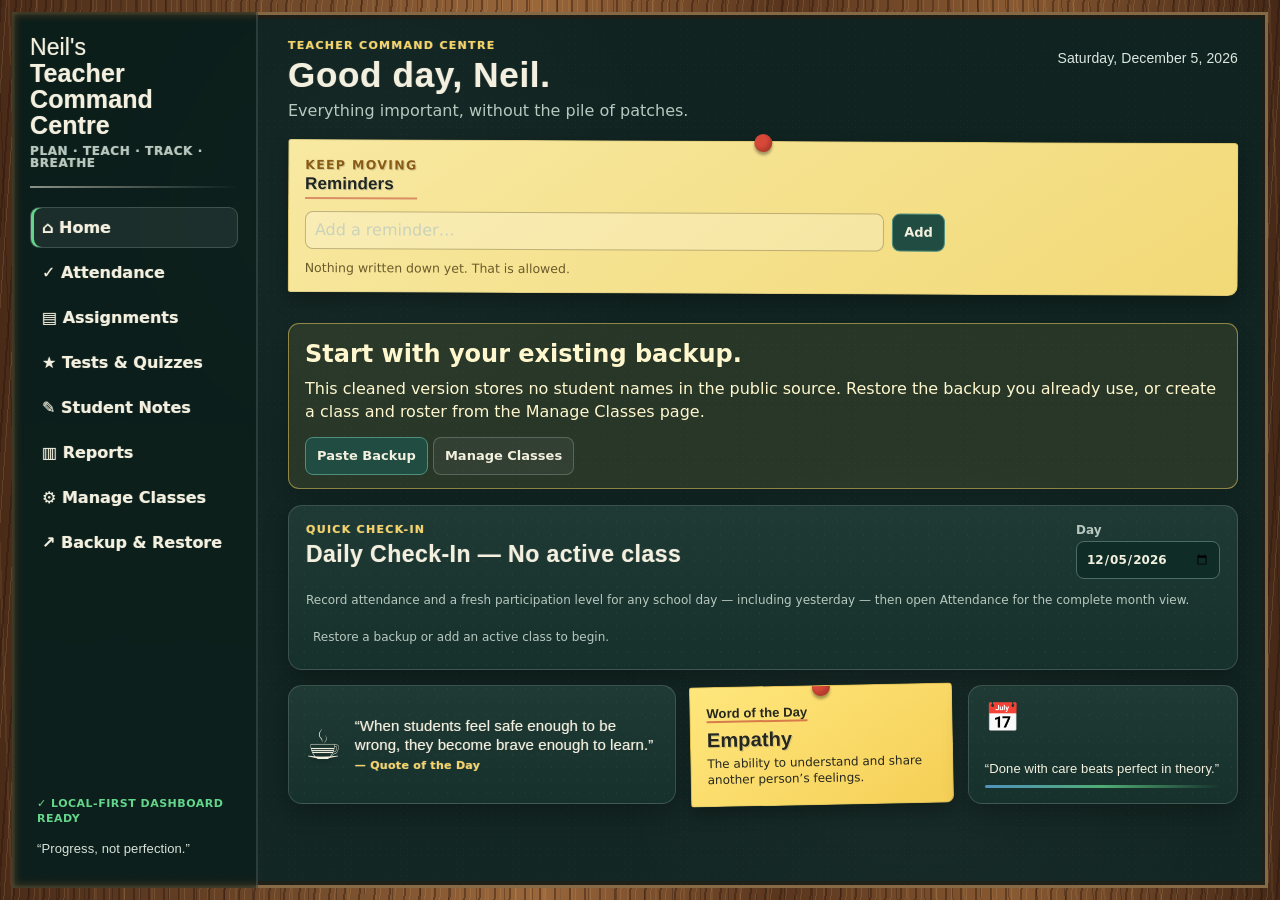
<file: index.html>
<!doctype html>
<html lang="en">
<head>
  <meta charset="utf-8">
  <meta name="viewport" content="width=device-width, initial-scale=1, viewport-fit=cover">
  <meta name="theme-color" content="#102421">
  <meta name="description" content="A private, local-first teacher dashboard for planning, tracking, and reviewing classroom information.">
  <title>Neil's Teacher Command Centre</title>
  <link rel="stylesheet" href="styles.css?v=28">
</head>
<body>
  <div class="app-shell">
    <aside class="sidebar" aria-label="Main navigation">
      <div class="brand"><span>Neil's</span><strong>Teacher Command Centre</strong><small>plan · teach · track · breathe</small></div>
      <div class="chalk-line"></div>
      <nav class="nav" aria-label="Dashboard sections">
        <button type="button" class="nav-button active" data-view="dashboard">⌂ Home</button>
        <button type="button" class="nav-button" data-view="attendance">✓ Attendance</button>
        <button type="button" class="nav-button" data-view="assignments">▤ Assignments</button>
        <button type="button" class="nav-button" data-view="assessments">★ Tests &amp; Quizzes</button>
        <button type="button" class="nav-button" data-view="notes">✎ Student Notes</button>
        <button type="button" class="nav-button" data-view="reports">▥ Reports</button>
        <button type="button" class="nav-button" data-view="manage">⚙ Manage Classes</button>
        <button type="button" class="nav-button" data-view="backup">↗ Backup &amp; Restore</button>
      </nav>
      <div class="sidebar-footer"><p id="saveStatus" class="save-status" aria-live="polite">Local-first · ready</p><p>“Progress, not perfection.”</p></div>
    </aside>

    <main class="main-content">
      <header class="app-header">
        <div><p class="eyebrow" id="viewEyebrow">TEACHER COMMAND CENTRE</p><h1 id="viewTitle">Good day, Neil.</h1><p id="viewSubtitle">Everything important, without the pile of patches.</p></div>
        <div class="header-date" id="todayLabel"></div>
      </header>
      <section id="migrationNotice" class="notice hidden" aria-live="polite"></section>

      <section id="dashboardView" class="view">
        <section class="reminder-note dashboard-reminders" id="reminderPanel">
          <div class="note-pin" aria-hidden="true"></div>
          <div class="note-heading"><div><p class="panel-kicker">KEEP MOVING</p><h2>Reminders</h2></div></div>
          <form id="reminderForm" class="inline-form"><label class="sr-only" for="reminderText">Add a reminder</label><input id="reminderText" name="reminderText" autocomplete="off" placeholder="Add a reminder…"><button type="submit" class="primary-button">Add</button></form>
          <div id="reminderList" class="reminder-list"></div>
        </section>
        <div id="classCards" class="class-cards"></div>
        <div id="emptyState" class="empty-state hidden"></div>
        <div class="dashboard-grid">
          <section class="panel roster-panel">
            <div class="panel-heading split-heading"><div><p class="panel-kicker">QUICK CHECK-IN</p><h2>Daily Check-In — <span id="quickCourseLabel"></span></h2></div><label class="compact-field"><span>Day</span><input type="date" id="quickDate" aria-label="Quick attendance date"></label></div>
            <p class="panel-help">Record attendance and a fresh participation level for any school day — including yesterday — then open Attendance for the complete month view.</p>
            <div class="table-wrap"><table id="quickRoster" class="data-table"></table></div>
          </section>

        </div>
        <div id="commandStrip" class="command-strip dashboard-footer-cards"></div>
      </section>

      <section id="attendanceView" class="view hidden"><section class="panel"><div class="panel-heading split-heading"><div><p class="panel-kicker">REVIEW OR CORRECT</p><h2>Attendance History</h2><p class="panel-help">Choose a class and date to edit the full roster. Every change saves immediately on this device.</p></div><button type="button" class="secondary-button" data-view="dashboard">← Home</button></div><div class="control-row"><label>Class <select id="attendanceCourse"></select></label><label>Date <input type="date" id="attendanceDate"></label><label>Month <input type="month" id="attendanceMonth"></label><button type="button" class="secondary-button" data-action="attendance-today">Today</button></div><div id="attendanceSchoolDayNote" class="notice small-notice hidden"></div><div class="section-divider"></div><h3 id="attendanceDayTitle">Selected Day</h3><div class="table-wrap"><table id="attendanceDayTable" class="data-table"></table></div><div class="section-divider"></div><div class="panel-heading"><div><h3 id="attendanceMonthTitle" aria-live="polite">Month at a Glance</h3><p class="panel-help">Click a school-day cell to choose P, A, E, L, or clear the entry.</p></div></div><div class="control-row" role="group" aria-label="Attendance month navigation"><button type="button" class="secondary-button" data-action="attendance-previous-month">← Previous Month</button><button type="button" class="secondary-button" data-action="attendance-current-month">Current Month</button><button type="button" class="secondary-button" data-action="attendance-next-month">Next Month →</button></div><div class="table-wrap attendance-grid-wrap"><table id="attendanceMonthTable" class="data-table attendance-month-table"></table></div></section></section>

      <section id="assignmentsView" class="view hidden"><section class="panel"><div class="panel-heading split-heading"><div><p class="panel-kicker">TRACK · REVIEW · FOLLOW UP</p><h2>Assignment Tracker</h2><p class="panel-help">Each assignment includes an Assigned date and a Due date. Tap a date field to choose it from the calendar.</p></div><button type="button" class="secondary-button" data-action="show-add-assignment">＋ Add Assignment</button></div><div id="assignmentCourseTabs" class="course-tabs"></div><div id="assignmentSummary" class="assignment-summary"></div><div id="assignmentList" class="assignment-list"></div><div id="assignmentDetail" class="assignment-detail"></div></section></section>

      <section id="assessmentsView" class="view hidden"><section class="panel"><div class="panel-heading split-heading"><div><p class="panel-kicker">TESTS · QUIZZES · RESULTS</p><h2>Tests &amp; Quizzes</h2><p class="panel-help">Track scheduled assessments and student results without adding future tests to the missing-work list.</p></div><button type="button" class="secondary-button" data-action="show-add-assessment">＋ Add Test / Quiz</button><button type="button" class="secondary-button" data-action="show-add-final-exam">＋ Add Final Exam</button></div><div id="assessmentCourseTabs" class="course-tabs"></div><div id="assessmentSummary" class="assignment-summary"></div><div id="assessmentList" class="assignment-list"></div><div id="assessmentDetail" class="assignment-detail"></div></section></section>

      <section id="notesView" class="view hidden"><section class="panel"><div class="panel-heading split-heading"><div><p class="panel-kicker">OBSERVATIONS THAT STAY USEFUL</p><h2>Student Notes</h2></div><button type="button" class="secondary-button" data-action="show-add-note">＋ Add Note</button></div><div class="control-row slim-row"><label>Class <select id="notesCourse"></select></label><label>Student <select id="notesStudent"></select></label></div><div id="notesList" class="notes-list"></div></section></section>

      <section id="reportsView" class="view hidden"><section class="panel"><div class="panel-heading split-heading"><div><p class="panel-kicker">QUICK FACTUAL SNAPSHOT</p><h2>Reports</h2><p class="panel-help">See each student’s current running mark from entered evidence, plus a quick answer to: “What am I missing?”</p></div><label class="compact-field">Class <select id="reportCourse"></select></label></div><div id="reportMetrics" class="metric-grid"></div><div id="reportCards" class="report-cards"></div></section></section>

      <section id="manageView" class="view hidden"><div class="manage-grid"><section class="panel"><p class="panel-kicker">ACTIVE ROSTERS ARE AUTHORITATIVE</p><h2>Manage Classes</h2><p class="panel-help">Archiving hides a class without deleting its historical records. Removing a student clears their records for that class.</p><form id="courseForm" class="inline-form"><label class="sr-only" for="courseName">New class name</label><input id="courseName" name="courseName" autocomplete="off" placeholder="e.g. Geography S2"><button type="submit" class="primary-button">Add Class</button></form><div id="courseList" class="manage-list"></div></section><section class="panel"><p class="panel-kicker">ADD OR CORRECT ACTIVE ROSTERS</p><h2>Manage Students</h2><div class="control-row slim-row"><label>Class <select id="manageCourse"></select></label></div><form id="studentForm" class="inline-form"><label class="sr-only" for="studentName">Student display name</label><input id="studentName" name="studentName" autocomplete="off" placeholder="Student display name"><button type="submit" class="primary-button">Add Student</button></form><div id="studentList" class="manage-list"></div></section></div></section>

      <section id="backupView" class="view hidden"><section class="panel backup-panel"><p class="panel-kicker">YOUR CURRENT WORK, PORTABLE</p><h2>Backup &amp; Restore</h2><p class="panel-help">Save for Winston copies your complete backup. Paste it into your dashboard conversation. To restore, choose Paste Backup.</p><div class="backup-actions"><button type="button" class="primary-button" data-action="copy-backup">Save for Winston</button><button type="button" class="secondary-button" data-action="paste-backup">Paste Backup</button></div><p id="backupStatus" class="backup-status" aria-live="polite"></p><div id="backupCopyFallback" class="hidden"><label for="backupPayload" class="backup-label">Copy this complete backup</label><textarea id="backupPayload" readonly spellcheck="false" aria-label="Current dashboard backup"></textarea></div><p class="privacy-note">Your backup includes student information. Paste it into your teacher-dashboard conversation.</p></section></section>
    </main>
  </div>
  <div id="modalRoot" aria-live="polite"></div>
  <script src="assessments.js?v=11" defer></script>
  <script src="app.js?v=37" defer></script>
</body>
</html>
</file>
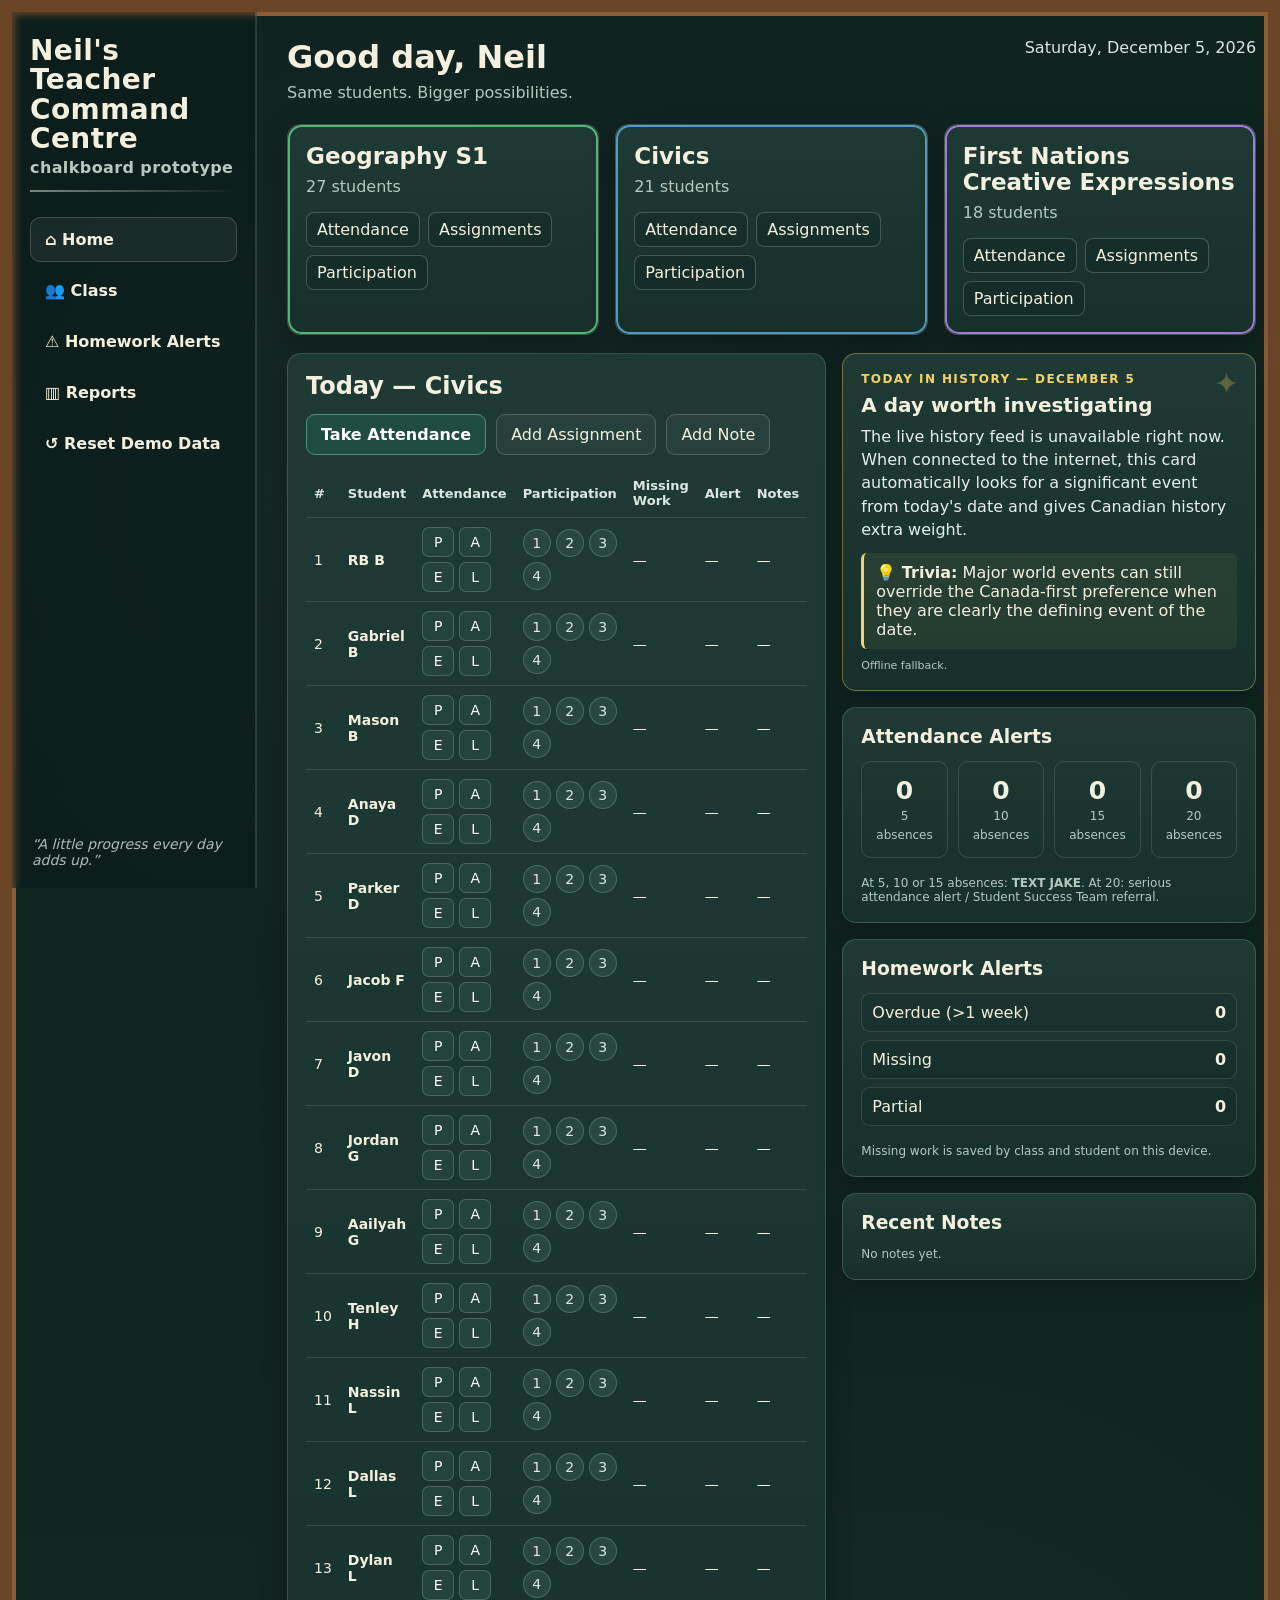
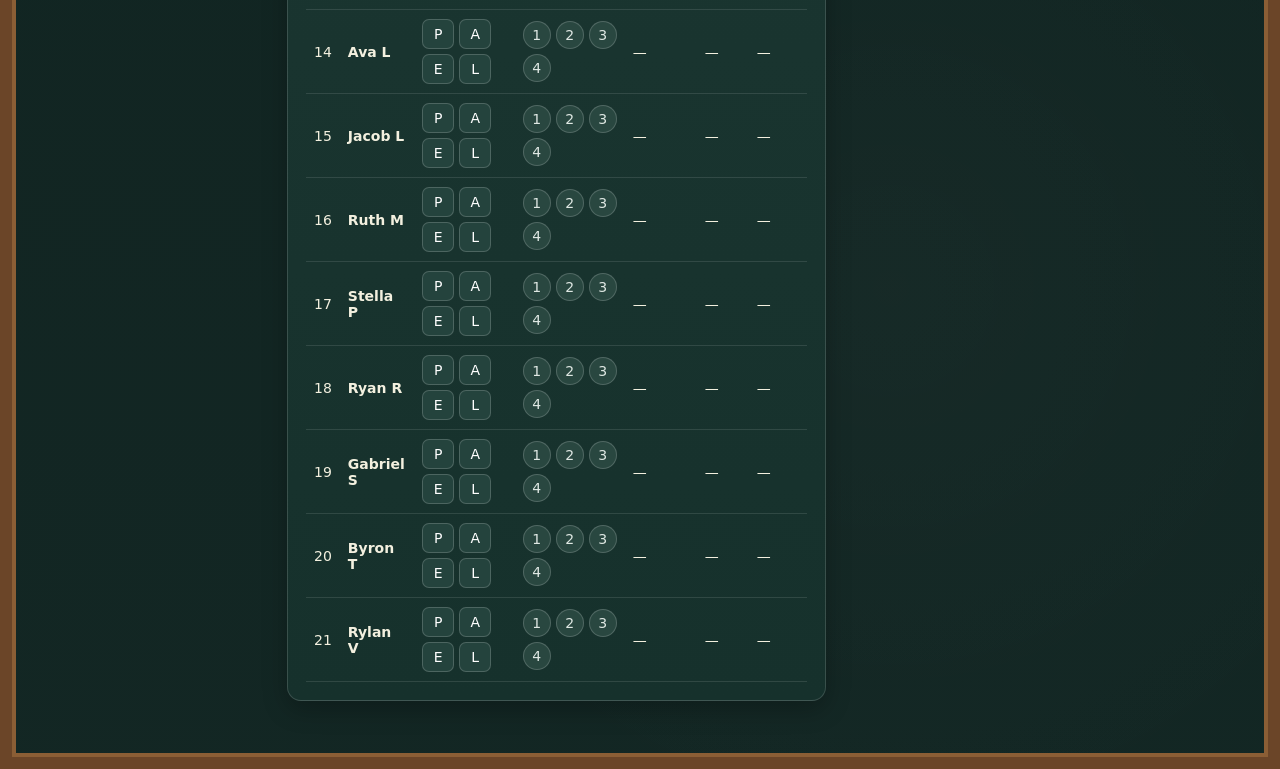
<file: neils_teacher_command_centre_v2.html>
<!DOCTYPE html>
<html lang="en">
<head>
<meta charset="utf-8" />
<meta name="viewport" content="width=device-width,initial-scale=1,viewport-fit=cover" />
<meta name="theme-color" content="#102421">
<title>Neil's Teacher Command Centre</title>
<style>
:root{
  --bg:#102421; --panel:#17332e; --panel2:#1b3b35; --chalk:#f3f0df; --muted:#b7c8bf;
  --green:#63d68b; --blue:#63b3ed; --purple:#c58cff; --yellow:#f6d365; --orange:#ff9f5a;
  --red:#ff6b6b; --line:#6f8e82; --shadow:rgba(0,0,0,.25); --wood:#6b4528; --wood2:#8b5e35;
}
*{box-sizing:border-box}
html{background:#3e2919}
body{
  margin:0; color:var(--chalk); font-family:"Trebuchet MS",system-ui,sans-serif;
  background:
    radial-gradient(circle at 30% 20%,rgba(255,255,255,.025),transparent 25%),
    radial-gradient(circle at 70% 80%,rgba(255,255,255,.018),transparent 28%),
    linear-gradient(0deg,rgba(255,255,255,.012),rgba(0,0,0,.035)),var(--bg);
  min-height:100vh; border:12px solid var(--wood);
  box-shadow:inset 0 0 0 4px var(--wood2);
}
body:before{
  content:"";position:fixed;inset:12px;pointer-events:none;opacity:.16;
  background-image:
    linear-gradient(90deg,transparent 0 49%,rgba(255,255,255,.02) 50%,transparent 51%),
    linear-gradient(0deg,transparent 0 49%,rgba(255,255,255,.015) 50%,transparent 51%);
  background-size:7px 7px;
}
button,input,select,textarea{font:inherit}
.app{display:grid;grid-template-columns:245px 1fr;min-height:calc(100vh - 24px)}
.sidebar{
  border-right:2px solid rgba(255,255,255,.13);padding:24px 18px;position:sticky;top:0;height:calc(100vh - 24px);
  background:rgba(8,25,22,.42);backdrop-filter:blur(3px)
}
.brand{font-size:28px;line-height:1.05;margin-bottom:4px;font-weight:800;letter-spacing:.4px}
.brand small{display:block;font-size:16px;color:var(--muted);margin-top:6px}
.chalk-line{height:2px;background:linear-gradient(90deg,var(--chalk),transparent);opacity:.5;margin:14px 0 22px}
.nav button{
  width:100%;background:transparent;color:var(--chalk);border:1px solid transparent;padding:12px 14px;
  text-align:left;border-radius:10px;margin:3px 0;cursor:pointer;font-weight:700
}
.nav button:hover,.nav button.active{background:rgba(255,255,255,.06);border-color:rgba(255,255,255,.16)}
.quote{position:absolute;bottom:20px;left:20px;right:20px;color:#d8e2da;font-style:italic;font-size:14px;opacity:.8}
.main{padding:26px 30px 40px}
.topbar{display:flex;justify-content:space-between;gap:20px;align-items:flex-start;margin-bottom:22px}
.title h1{margin:0;font-size:32px}.title p{margin:7px 0 0;color:var(--muted)}
.datebox{text-align:right;color:#dbe7df}
.cards{display:grid;grid-template-columns:repeat(3,minmax(220px,1fr));gap:16px;margin-bottom:18px}
.card,.panel{
  background:linear-gradient(180deg,rgba(255,255,255,.035),rgba(0,0,0,.04)),var(--panel);
  border:1.5px solid rgba(255,255,255,.15);border-radius:14px;box-shadow:0 8px 24px var(--shadow)
}
.class-card{padding:18px;cursor:pointer;min-height:150px;position:relative;overflow:hidden}
.class-card:before{content:"";position:absolute;inset:0;border:2px solid var(--accent);border-radius:14px;opacity:.8;pointer-events:none}
.class-card h3{font-size:23px;margin:0 0 8px}.class-card p{color:var(--muted);margin:0 0 16px}
.card-actions{display:flex;gap:8px;flex-wrap:wrap}
.mini-btn{border:1px solid rgba(255,255,255,.2);background:rgba(0,0,0,.12);color:var(--chalk);padding:7px 10px;border-radius:8px;cursor:pointer}
.grid2{display:grid;grid-template-columns:2fr 1fr;gap:16px}
.panel{padding:18px;margin-bottom:16px}.panel h2,.panel h3{margin:0 0 14px}
.toolbar{display:flex;gap:10px;flex-wrap:wrap;align-items:center;margin-bottom:14px}
.primary{background:#214c42;color:white;border:1px solid #4f8f7d;padding:10px 14px;border-radius:9px;cursor:pointer;font-weight:700}
.secondary{background:rgba(255,255,255,.04);color:var(--chalk);border:1px solid rgba(255,255,255,.18);padding:10px 14px;border-radius:9px;cursor:pointer}
.danger{background:#5a2f31;border-color:#925052}
table{width:100%;border-collapse:collapse;font-size:14px}
th,td{border-bottom:1px solid rgba(255,255,255,.11);padding:9px 8px;text-align:left;vertical-align:middle}
th{color:#dce7e1;font-size:13px}
.statuses{display:flex;gap:5px;flex-wrap:wrap}
.status-btn{min-width:32px;border-radius:7px;border:1px solid rgba(255,255,255,.18);background:#24433d;color:white;padding:6px 8px;cursor:pointer}
.status-btn.active[data-status="P"]{outline:2px solid var(--green)}
.status-btn.active[data-status="A"]{outline:2px solid var(--red)}
.status-btn.active[data-status="E"]{outline:2px solid var(--yellow)}
.status-btn.active[data-status="L"]{outline:2px solid var(--blue)}
.level-btn{min-width:28px;border-radius:50%;height:28px;border:1px solid rgba(255,255,255,.18);background:#294740;color:#dfe8e3;cursor:pointer}
.level-btn.active{outline:2px solid var(--green);font-weight:800}
.badge{display:inline-flex;align-items:center;justify-content:center;min-width:30px;height:30px;border-radius:50%;font-weight:800;border:2px solid currentColor}
.b5{color:var(--yellow)}.b10{color:var(--orange)}.b15,.b20{color:var(--red)}
.alert-list{display:grid;gap:8px}
.alert-item{display:flex;justify-content:space-between;gap:10px;padding:9px 10px;border:1px solid rgba(255,255,255,.12);border-radius:9px;background:rgba(0,0,0,.08)}
.homework-row{display:grid;grid-template-columns:1fr auto;gap:10px;align-items:center}
.small{font-size:12px;color:var(--muted)}
input,select,textarea{background:#102c27;color:var(--chalk);border:1px solid #4d6c62;border-radius:8px;padding:9px 10px}
textarea{width:100%;min-height:80px;resize:vertical}
.modal-backdrop{position:fixed;inset:0;background:rgba(0,0,0,.68);display:none;align-items:center;justify-content:center;padding:20px;z-index:50}
.modal{width:min(700px,96vw);max-height:90vh;overflow:auto;background:#17332e;border:1px solid #6f8e82;border-radius:14px;padding:20px;box-shadow:0 20px 60px rgba(0,0,0,.45)}
.modal-backdrop.show{display:flex}.modal h3{margin-top:0}
.form-row{display:grid;grid-template-columns:1fr 1fr;gap:12px;margin-bottom:12px}
.kpis{display:grid;grid-template-columns:repeat(4,1fr);gap:10px}
.kpi{padding:14px;border:1px solid rgba(255,255,255,.12);border-radius:10px;text-align:center}.kpi strong{font-size:25px;display:block}
.footer-note{margin-top:18px;color:var(--muted);font-size:12px}
.history-card{position:relative;overflow:hidden;border-color:rgba(246,211,101,.38)}
.history-card:after{content:"✦";position:absolute;right:16px;top:12px;font-size:30px;color:var(--yellow);opacity:.28}
.history-date{font-size:12px;letter-spacing:1.4px;color:var(--yellow);font-weight:800;text-transform:uppercase}
.history-title{font-size:20px;font-weight:800;margin:7px 0 8px}
.history-text{line-height:1.45;color:#e7eee9}
.trivia{margin-top:12px;padding:10px 12px;border-left:3px solid var(--yellow);background:rgba(246,211,101,.06);border-radius:6px}
.history-source{margin-top:10px;font-size:11px;color:var(--muted)}
.threshold-modal{text-align:center;border:2px solid var(--orange)}
.threshold-modal .big-alert{font-size:42px;font-weight:900;letter-spacing:2px;margin:8px 0;color:var(--yellow)}
.threshold-modal.serious{border-color:var(--red)}
.threshold-modal.serious .big-alert{color:var(--red)}
.hidden{display:none!important}
@media(max-width:1050px){.app{grid-template-columns:1fr}.sidebar{position:static;height:auto}.nav{display:flex;flex-wrap:wrap}.nav button{width:auto}.quote{display:none}.cards{grid-template-columns:1fr}.grid2{grid-template-columns:1fr}.main{padding:18px}}
@media(max-width:700px){
  body{border-width:7px}.app{min-height:calc(100vh - 14px)}.sidebar{height:auto;padding:16px 12px}.brand{font-size:22px}
  .nav{gap:4px}.nav button{padding:9px 10px;font-size:13px}.main{padding:14px}.form-row{grid-template-columns:1fr}
  .kpis{grid-template-columns:1fr 1fr}.topbar{flex-direction:column}.datebox{text-align:left}.table-wrap{overflow:auto}
  .cards{grid-template-columns:1fr}.grid2{grid-template-columns:1fr}.title h1{font-size:27px}
}
</style>
</head>
<body>
<div class="app">
  <aside class="sidebar">
    <div class="brand">Neil's<br>Teacher Command Centre<small>chalkboard prototype</small></div>
    <div class="chalk-line"></div>
    <div class="nav">
      <button class="active" data-view="dashboard">⌂ Home</button>
      <button data-view="class">👥 Class</button>
      <button data-view="homework">⚠ Homework Alerts</button>
      <button data-view="reports">▥ Reports</button>
      <button id="resetBtn">↺ Reset Demo Data</button>
    </div>
    <div class="quote">“A little progress every day adds up.”</div>
  </aside>

  <main class="main">
    <section id="dashboardView">
      <div class="topbar">
        <div class="title"><h1>Good day, Neil</h1><p>Same students. Bigger possibilities.</p></div>
        <div class="datebox" id="today"></div>
      </div>

      <div class="cards" id="classCards"></div>

      <div class="grid2">
        <div>
          <div class="panel">
            <h2>Today — <span id="currentClassLabel">Civics</span></h2>
            <div class="toolbar">
              <button class="primary" id="takeAttendanceBtn">Take Attendance</button>
              <button class="secondary" id="addAssignmentBtn">Add Assignment</button>
              <button class="secondary" id="addNoteBtn">Add Note</button>
            </div>
            <div class="table-wrap"><table id="studentTable"></table></div>
          </div>
        </div>

        <div>
          <div class="panel history-card">
            <div class="history-date" id="historyDate">Today in History</div>
            <div class="history-title" id="historyTitle">Loading today's story…</div>
            <div class="history-text" id="historyText"></div>
            <div class="trivia" id="historyTrivia"><strong>💡 Trivia:</strong> <span></span></div>
            <div class="history-source" id="historySource"></div>
          </div>

          <div class="panel">
            <h3>Attendance Alerts</h3>
            <div class="kpis">
              <div class="kpi"><strong id="a5">0</strong><span class="small">5 absences</span></div>
              <div class="kpi"><strong id="a10">0</strong><span class="small">10 absences</span></div>
              <div class="kpi"><strong id="a15">0</strong><span class="small">15 absences</span></div>
              <div class="kpi"><strong id="a20">0</strong><span class="small">20 absences</span></div>
            </div>
            <div class="footer-note">At 5, 10 or 15 absences: <strong>TEXT JAKE</strong>. At 20: serious attendance alert / Student Success Team referral.</div>
          </div>
          <div class="panel">
            <h3>Homework Alerts</h3>
            <div class="alert-list" id="homeworkSummary"></div>
            <div class="footer-note">Missing work is saved by class and student on this device.</div>
          </div>
          <div class="panel">
            <h3>Recent Notes</h3>
            <div class="alert-list" id="recentNotes"></div>
          </div>
        </div>
      </div>
    </section>

    <section id="homeworkView" class="hidden">
      <div class="topbar"><div class="title"><h1>Homework Alerts</h1><p>Students with missing or incomplete work.</p></div></div>
      <div class="panel">
        <div class="toolbar">
          <select id="hwClassFilter"></select>
          <button class="primary" id="hwAddBtn">Add Missing Assignment</button>
        </div>
        <div id="homeworkFull"></div>
      </div>
    </section>

    <section id="reportsView" class="hidden">
      <div class="topbar"><div class="title"><h1>Reports</h1><p>Quick factual snapshots for review.</p></div></div>
      <div class="panel">
        <div class="toolbar"><select id="reportClass"></select><button class="primary" id="refreshReport">Refresh</button></div>
        <div id="reportContent"></div>
      </div>
    </section>
  </main>
</div>

<div class="modal-backdrop" id="assignmentModal">
  <div class="modal">
    <h3>Add Assignment / Missing Work</h3>
    <div class="form-row"><select id="assnClass"></select><select id="assnStudent"></select></div>
    <div class="form-row">
      <input id="assnName" placeholder="Assignment name">
      <select id="assnStatus"><option>Missing</option><option>Partial</option><option>Overdue (>1 week)</option></select>
    </div>
    <div class="toolbar"><button class="primary" id="saveAssn">Save</button><button class="secondary closeModal">Cancel</button></div>
  </div>
</div>

<div class="modal-backdrop" id="noteModal">
  <div class="modal">
    <h3>Add Student Note</h3>
    <div class="form-row"><select id="noteClass"></select><select id="noteStudent"></select></div>
    <textarea id="noteText" placeholder="Observation, participation evidence, follow-up note..."></textarea>
    <div class="toolbar"><button class="primary" id="saveNote">Save</button><button class="secondary closeModal">Cancel</button></div>
  </div>
</div>

<div class="modal-backdrop" id="attendanceAlertModal">
  <div class="modal threshold-modal" id="thresholdModalBox">
    <div class="small" id="thresholdKicker">ATTENDANCE THRESHOLD REACHED</div>
    <div class="big-alert" id="thresholdHeadline">TEXT JAKE</div>
    <h3 id="thresholdStudent"></h3>
    <p id="thresholdMessage"></p>
    <div class="toolbar" style="justify-content:center"><button class="primary closeModal">Got it</button></div>
  </div>
</div>

<script>
const ROSTERS = {
"Geography S1":["Ellcey B","Isabelle B","Emma C","Kenzie D","Colton D","Jenul D","Mathew D","Lukas G","Fawad J","Treasa J","Avery K","Janathan M","Evelyn M","Max M","Amelia M","Emilia N","Elliot P","Baily P","Joey P","Cole R","Dipsun S","Graydon S","Davanna S","Kendall T","Samuel T","Lance W","Raeya L"],
"Civics":["RB B","Gabriel B","Mason B","Anaya D","Parker D","Jacob F","Javon D","Jordan G","Aailyah G","Tenley H","Nassin L","Dallas L","Dylan L","Ava L","Jacob L","Ruth M","Stella P","Ryan R","Gabriel S","Byron T","Rylan V"],
"First Nations Creative Expressions":["Lawenda A","Mackenzie B","Isabelle B","Ava C","Jayden C","Colbie F","Brad F","Shane G","Fizza K","Tessa L","Austin L","Evelyn L","Bailey P","Shy P","Jaxson R","Abhijot S","Sarvin T","Shajia Z"]
};
const KEY="neil_teacher_dashboard_v1";
let state=loadState();
let currentClass=state.currentClass||"Civics";

function blankState(){
  const students={};
  Object.entries(ROSTERS).forEach(([cls,names])=>{
    students[cls]={};
    names.forEach(n=>students[cls][n]={attendance:[],participation:null,notes:[],missing:[]});
  });
  return {currentClass:"Civics",students,assignments:[]};
}
function loadState(){
  try{
    const saved=JSON.parse(localStorage.getItem(KEY));
    if(saved&&saved.students){
      const fresh=blankState();
      Object.keys(fresh.students).forEach(cls=>{
        Object.keys(fresh.students[cls]).forEach(name=>{
          if(saved.students?.[cls]?.[name]) fresh.students[cls][name]=saved.students[cls][name];
        });
      });
      fresh.currentClass=saved.currentClass||"Civics";
      return fresh;
    }
  }catch(e){}
  return blankState();
}
function save(){state.currentClass=currentClass;localStorage.setItem(KEY,JSON.stringify(state));renderAll()}
function esc(s){return String(s??"").replace(/[&<>"']/g,m=>({"&":"&amp;","<":"&lt;",">":"&gt;",'"':"&quot;","'":"&#39;"}[m]))}
function todayISO(){const d=new Date();const local=new Date(d.getTime()-d.getTimezoneOffset()*60000);return local.toISOString().slice(0,10)}
function absences(rec){return rec.attendance.filter(x=>x.status==="A"||x.status==="E").length}
function todaysStatus(rec){return rec.attendance.find(x=>x.date===todayISO())?.status||""}
function thresholdReached(before,after){return [5,10,15,20].find(t=>before<t&&after>=t)}

function showThresholdAlert(student,threshold){
  const modal=document.getElementById("attendanceAlertModal");
  const box=document.getElementById("thresholdModalBox");
  const headline=document.getElementById("thresholdHeadline");
  const kicker=document.getElementById("thresholdKicker");
  const msg=document.getElementById("thresholdMessage");
  document.getElementById("thresholdStudent").textContent=`${student} — ${threshold} cumulative absences`;
  box.classList.toggle("serious",threshold===20);
  if(threshold===20){
    kicker.textContent="SERIOUS ATTENDANCE ALERT";
    headline.textContent="TEXT JAKE";
    msg.innerHTML="<strong>20 absences reached.</strong><br>This needs to be addressed/referred to the Student Success Team.";
  }else{
    kicker.textContent="ATTENDANCE THRESHOLD REACHED";
    headline.textContent="TEXT JAKE";
    msg.textContent=`${student} has reached the ${threshold}-absence threshold. Let Jake know about the attendance pattern.`;
  }
  modal.classList.add("show");
}

function renderCards(){
  const accents={"Geography S1":"#63d68b","Civics":"#63b3ed","First Nations Creative Expressions":"#c58cff"};
  document.getElementById("classCards").innerHTML=Object.entries(ROSTERS).map(([cls,names])=>`
    <div class="card class-card" style="--accent:${accents[cls]}" data-class="${esc(cls)}">
      <h3>${esc(cls)}</h3><p>${names.length} students</p>
      <div class="card-actions"><button class="mini-btn" data-open="${esc(cls)}">Attendance</button><button class="mini-btn" data-open="${esc(cls)}">Assignments</button><button class="mini-btn" data-open="${esc(cls)}">Participation</button></div>
    </div>`).join("");
  document.querySelectorAll("[data-open]").forEach(b=>b.onclick=()=>{currentClass=b.dataset.open;save()});
  document.querySelectorAll(".class-card").forEach(c=>c.onclick=e=>{if(e.target.closest("button"))return;currentClass=c.dataset.class;save()});
}
function renderTable(){
  document.getElementById("currentClassLabel").textContent=currentClass;
  const rows=ROSTERS[currentClass].map((name,i)=>{
    const r=state.students[currentClass][name],total=absences(r),st=todaysStatus(r);
    const alert=[20,15,10,5].find(x=>total>=x);
    const miss=r.missing.filter(x=>x.active!==false);
    return `<tr>
      <td>${i+1}</td><td><strong>${esc(name)}</strong></td>
      <td><div class="statuses">${["P","A","E","L"].map(s=>`<button class="status-btn ${st===s?"active":""}" data-status="${s}" data-student="${esc(name)}">${s}</button>`).join("")}</div></td>
      <td><div class="statuses">${[1,2,3,4].map(l=>`<button class="level-btn ${r.participation===l?"active":""}" data-level="${l}" data-student="${esc(name)}">${l}</button>`).join("")}</div></td>
      <td>${miss.length?miss.map(m=>`<span class="small">${esc(m.name)}</span>`).join("<br>"):"—"}</td>
      <td>${alert?`<span class="badge b${alert}">${alert}</span>`:"—"}</td>
      <td>${r.notes.length?`<span title="${esc(r.notes.at(-1).text)}">🗒 ${r.notes.length}</span>`:"—"}</td>
    </tr>`;
  }).join("");
  document.getElementById("studentTable").innerHTML=`<thead><tr><th>#</th><th>Student</th><th>Attendance</th><th>Participation</th><th>Missing Work</th><th>Alert</th><th>Notes</th></tr></thead><tbody>${rows}</tbody>`;
  document.querySelectorAll(".status-btn").forEach(btn=>btn.onclick=()=>{
    const r=state.students[currentClass][btn.dataset.student],date=todayISO(),s=btn.dataset.status;
    const before=absences(r);
    const idx=r.attendance.findIndex(x=>x.date===date);
    if(idx>=0)r.attendance[idx].status=s;else r.attendance.push({date,status:s});
    const after=absences(r);
    const reached=thresholdReached(before,after);
    save();
    if(reached)showThresholdAlert(btn.dataset.student,reached);
  });
  document.querySelectorAll(".level-btn").forEach(btn=>btn.onclick=()=>{
    state.students[currentClass][btn.dataset.student].participation=Number(btn.dataset.level);save()
  });
}
function renderAlerts(){
  const counts={5:0,10:0,15:0,20:0};
  Object.values(state.students[currentClass]).forEach(r=>{
    const a=absences(r);[5,10,15,20].forEach(t=>{if(a>=t)counts[t]++})
  });
  [5,10,15,20].forEach(t=>document.getElementById("a"+t).textContent=counts[t]);
}
function allMissing(cls=null){
  const out=[];
  Object.entries(state.students).forEach(([c,ss])=>{
    if(cls&&cls!=="All Classes"&&c!==cls)return;
    Object.entries(ss).forEach(([student,r])=>r.missing.filter(x=>x.active!==false).forEach(m=>out.push({class:c,student,...m})))
  });
  return out;
}
function renderHomeworkSummary(){
  const items=allMissing(currentClass),by={"Overdue (>1 week)":0,"Missing":0,"Partial":0};
  items.forEach(x=>by[x.status]=(by[x.status]||0)+1);
  document.getElementById("homeworkSummary").innerHTML=Object.entries(by).map(([k,v])=>`<div class="alert-item"><span>${esc(k)}</span><strong>${v}</strong></div>`).join("")
}
function renderNotes(){
  const notes=[];
  Object.entries(state.students[currentClass]).forEach(([student,r])=>r.notes.forEach(n=>notes.push({student,...n})));
  notes.sort((a,b)=>b.date.localeCompare(a.date));
  document.getElementById("recentNotes").innerHTML=notes.slice(0,5).map(n=>`<div class="alert-item"><span><strong>${esc(n.student)}</strong><br><span class="small">${esc(n.text)}</span></span><span class="small">${esc(n.date)}</span></div>`).join("")||`<div class="small">No notes yet.</div>`
}
function populateSelects(){
  const classes=Object.keys(ROSTERS);
  document.getElementById("hwClassFilter").innerHTML=`<option>All Classes</option>`+classes.map(c=>`<option>${esc(c)}</option>`).join("");
  ["assnClass","noteClass","reportClass"].forEach(id=>{
    const el=document.getElementById(id);el.innerHTML=classes.map(c=>`<option ${c===currentClass?"selected":""}>${esc(c)}</option>`).join("")
  });
  refreshStudentSelect("assnClass","assnStudent");refreshStudentSelect("noteClass","noteStudent")
}
function refreshStudentSelect(classId,studentId){
  const cls=document.getElementById(classId).value;
  document.getElementById(studentId).innerHTML=ROSTERS[cls].map(n=>`<option>${esc(n)}</option>`).join("")
}
function renderHomeworkFull(){
  const filter=document.getElementById("hwClassFilter").value||"All Classes",items=allMissing(filter);
  document.getElementById("homeworkFull").innerHTML=items.length?items.map(x=>`
    <div class="alert-item homework-row">
      <div><strong>${esc(x.student)}</strong> — ${esc(x.name)} <span class="small">(${esc(x.class)})</span><br><span class="small">${esc(x.status)}</span></div>
      <button class="secondary" data-clear="${esc(x.class)}|${esc(x.student)}|${esc(x.name)}">Mark Complete</button>
    </div>`).join(""):`<p class="small">No missing assignments recorded.</p>`;
  document.querySelectorAll("[data-clear]").forEach(b=>b.onclick=()=>{
    const [c,s,n]=b.dataset.clear.split("|");const rec=state.students[c][s].missing.find(m=>m.name===n&&m.active!==false);
    if(rec)rec.active=false;save();renderHomeworkFull()
  })
}
function renderReport(){
  const cls=document.getElementById("reportClass").value||currentClass,ss=state.students[cls];
  const rows=Object.entries(ss).map(([name,r])=>{
    const a=absences(r),miss=r.missing.filter(x=>x.active!==false).length,notes=r.notes.length;
    return `<tr><td>${esc(name)}</td><td>${a}</td><td>${r.participation??"—"}</td><td>${miss}</td><td>${notes}</td></tr>`
  }).join("");
  document.getElementById("reportContent").innerHTML=`<div class="table-wrap"><table><thead><tr><th>Student</th><th>Total Absences</th><th>Participation</th><th>Missing Work</th><th>Notes</th></tr></thead><tbody>${rows}</tbody></table></div>`
}
function renderAll(){renderCards();renderTable();renderAlerts();renderHomeworkSummary();renderNotes();populateSelects();renderHomeworkFull();renderReport()}

function historyFallback(month,day){
  const key=`${month}-${day}`;
  const items={
    "9-9":{
      year:"1942",title:"The Lookout Air Raid",
      text:"A Japanese floatplane launched from submarine I-25 dropped incendiary bombs near Brookings, Oregon. It was one of the very few enemy air attacks on the continental United States during the Second World War.",
      trivia:"Pilot Nobuo Fujita later returned to Brookings in friendship and reconciliation."
    },
    "9-11":{
      year:"2001",title:"September 11 attacks",
      text:"Coordinated terrorist attacks in the United States killed nearly 3,000 people and reshaped global security, foreign policy, aviation and public life.",
      trivia:"Canada launched Operation Yellow Ribbon, taking in diverted international flights and thousands of stranded passengers, especially in Atlantic Canada."
    },
    "7-1":{
      year:"1867",title:"Canadian Confederation",
      text:"The British North America Act came into force, creating the Dominion of Canada from Ontario, Quebec, Nova Scotia and New Brunswick.",
      trivia:"The anniversary became known as Dominion Day and was renamed Canada Day in 1982."
    },
    "11-11":{
      year:"1918",title:"Armistice ends fighting in the First World War",
      text:"The armistice between the Allies and Germany took effect at 11 a.m., ending major fighting on the Western Front.",
      trivia:"In Canada, November 11 is observed as Remembrance Day."
    }
  };
  return items[key]||null;
}
function scoreHistoryItem(item){
  const text=((item.text||"")+" "+(item.pages?.[0]?.description||"")+" "+(item.pages?.[0]?.extract||"")).toLowerCase();
  let score=0;
  const canada=["canada","canadian","ottawa","ontario","quebec","toronto","montreal","vancouver","newfoundland","nova scotia","new brunswick","manitoba","saskatchewan","alberta","british columbia"];
  if(canada.some(k=>text.includes(k)))score+=80;
  const major=["world war","terrorist","independence","revolution","assassination","earthquake","tsunami","moon","nuclear","armistice","invasion","declaration","attack"];
  if(major.some(k=>text.includes(k)))score+=25;
  if((item.year||0)>=1800)score+=5;
  return score;
}
async function loadHistory(){
  const d=new Date(),m=d.getMonth()+1,day=d.getDate();
  const dateLabel=d.toLocaleDateString(undefined,{month:"long",day:"numeric"}).toUpperCase();
  document.getElementById("historyDate").textContent=`TODAY IN HISTORY — ${dateLabel}`;
  let chosen=null,source="";
  try{
    const res=await fetch(`https://en.wikipedia.org/api/rest_v1/feed/onthisday/events/${m}/${day}`);
    if(res.ok){
      const data=await res.json();
      const candidates=(data.events||[]).map(x=>({...x,_score:scoreHistoryItem(x)})).sort((a,b)=>b._score-a._score);
      if(candidates.length){
        const x=candidates[0];
        const page=x.pages?.[0];
        chosen={
          year:String(x.year||""),title:page?.normalizedtitle||page?.title?.replaceAll("_"," ")||`${x.year}`,
          text:x.text||page?.extract||"",
          trivia:page?.description||"A small date on the calendar can carry a surprisingly large story."
        };
        source="Daily event selected automatically, with Canadian relevance prioritized where possible.";
      }
    }
  }catch(e){}
  if(!chosen){chosen=historyFallback(m,day);source="Built-in offline history note."}
  if(!chosen){
    chosen={
      year:"",title:"A day worth investigating",
      text:"The live history feed is unavailable right now. When connected to the internet, this card automatically looks for a significant event from today's date and gives Canadian history extra weight.",
      trivia:"Major world events can still override the Canada-first preference when they are clearly the defining event of the date."
    };
    source="Offline fallback."
  }
  document.getElementById("historyTitle").textContent=`${chosen.year?chosen.year+" — ":""}${chosen.title}`;
  document.getElementById("historyText").textContent=chosen.text;
  document.querySelector("#historyTrivia span").textContent=chosen.trivia;
  document.getElementById("historySource").textContent=source;
}

function showView(view){
  ["dashboardView","homeworkView","reportsView"].forEach(id=>document.getElementById(id).classList.add("hidden"));
  if(view==="homework")document.getElementById("homeworkView").classList.remove("hidden");
  else if(view==="reports")document.getElementById("reportsView").classList.remove("hidden");
  else document.getElementById("dashboardView").classList.remove("hidden");
  document.querySelectorAll(".nav button[data-view]").forEach(b=>b.classList.toggle("active",b.dataset.view===view||(view==="class"&&b.dataset.view==="class")))
}
function openModal(id){document.getElementById(id).classList.add("show")}
function closeModals(){document.querySelectorAll(".modal-backdrop").forEach(m=>m.classList.remove("show"))}

document.getElementById("today").textContent=new Date().toLocaleDateString(undefined,{weekday:"long",year:"numeric",month:"long",day:"numeric"});
document.querySelectorAll(".nav button[data-view]").forEach(b=>b.onclick=()=>showView(b.dataset.view==="class"?"dashboard":b.dataset.view));
document.getElementById("takeAttendanceBtn").onclick=()=>document.getElementById("studentTable").scrollIntoView({behavior:"smooth"});
document.getElementById("addAssignmentBtn").onclick=()=>openModal("assignmentModal");
document.getElementById("hwAddBtn").onclick=()=>openModal("assignmentModal");
document.getElementById("addNoteBtn").onclick=()=>openModal("noteModal");
document.querySelectorAll(".closeModal").forEach(b=>b.onclick=closeModals);
document.querySelectorAll(".modal-backdrop").forEach(m=>m.onclick=e=>{if(e.target===m)closeModals()});
document.getElementById("assnClass").onchange=()=>refreshStudentSelect("assnClass","assnStudent");
document.getElementById("noteClass").onchange=()=>refreshStudentSelect("noteClass","noteStudent");
document.getElementById("hwClassFilter").onchange=renderHomeworkFull;
document.getElementById("reportClass").onchange=renderReport;
document.getElementById("refreshReport").onclick=renderReport;
document.getElementById("saveAssn").onclick=()=>{
  const cls=document.getElementById("assnClass").value,student=document.getElementById("assnStudent").value;
  const name=document.getElementById("assnName").value.trim(),status=document.getElementById("assnStatus").value;
  if(!name){alert("Enter an assignment name.");return}
  state.students[cls][student].missing.push({name,status,date:todayISO(),active:true});
  document.getElementById("assnName").value="";closeModals();save()
};
document.getElementById("saveNote").onclick=()=>{
  const cls=document.getElementById("noteClass").value,student=document.getElementById("noteStudent").value;
  const text=document.getElementById("noteText").value.trim();
  if(!text){alert("Enter a note.");return}
  state.students[cls][student].notes.push({text,date:todayISO()});
  document.getElementById("noteText").value="";closeModals();save()
};
document.getElementById("resetBtn").onclick=()=>{
  if(confirm("Reset all locally saved prototype data?")){state=blankState();currentClass="Civics";save()}
};

renderAll();
loadHistory();
</script>
</body>
</html>
</file>
<file: styles.css>
:root {
  --bg: #102421;
  --bg-deep: #0b1917;
  --panel: #17332e;
  --panel-strong: #1b3b35;
  --chalk: #f3f0df;
  --muted: #b7c8bf;
  --faint: rgba(243, 240, 223, .11);
  --line: #6f8e82;
  --green: #63d68b;
  --blue: #63b3ed;
  --purple: #c58cff;
  --yellow: #f6d365;
  --orange: #ff9f5a;
  --red: #ff6b6b;
  --wood: #6b4528;
  --wood-light: #8b5e35;
  --shadow: rgba(0, 0, 0, .28);
}

* { box-sizing: border-box; }

html {
  background:
    repeating-linear-gradient(94deg, rgba(44, 23, 12, .3) 0 2px, transparent 2px 7px, rgba(255, 210, 139, .08) 7px 8px, transparent 8px 15px),
    linear-gradient(90deg, #4a2d1a, #7a4d2b 24%, #57331d 47%, #8b5a32 71%, #432717);
}

body {
  min-width: 320px;
  min-height: 100vh;
  margin: 0;
  color: var(--chalk);
  font-family: "Trebuchet MS", system-ui, -apple-system, BlinkMacSystemFont, "Segoe UI", sans-serif;
  border: 12px solid transparent;
  background:
    radial-gradient(circle at 30% 20%, rgba(255,255,255,.027), transparent 25%),
    radial-gradient(circle at 72% 83%, rgba(255,255,255,.018), transparent 28%),
    linear-gradient(0deg, rgba(255,255,255,.012), rgba(0,0,0,.035)),
    linear-gradient(var(--bg), var(--bg)),
    repeating-linear-gradient(94deg, rgba(39, 19, 9, .4) 0 2px, transparent 2px 6px, rgba(255, 220, 151, .12) 6px 7px, transparent 7px 15px),
    repeating-linear-gradient(88deg, rgba(27, 13, 6, .28) 0 1px, transparent 1px 11px, rgba(255, 200, 121, .08) 11px 13px, transparent 13px 28px),
    linear-gradient(90deg, #4a2b18, var(--wood) 20%, #9a673b 42%, #59351e 61%, #895a32 79%, #452817);
  background-clip: padding-box, padding-box, padding-box, padding-box, border-box, border-box, border-box;
  background-origin: padding-box, padding-box, padding-box, padding-box, border-box, border-box, border-box;
  box-shadow: inset 0 0 0 3px rgba(218, 167, 107, .55), inset 0 0 0 7px rgba(46, 25, 13, .46);
}

body::before {
  position: fixed;
  z-index: 0;
  inset: 12px;
  pointer-events: none;
  content: "";
  opacity: .25;
  background-image:
    radial-gradient(ellipse at 13% 16%, rgba(255,255,255,.13) 0 .5px, transparent .9px),
    radial-gradient(ellipse at 78% 71%, rgba(255,255,255,.11) 0 .6px, transparent 1px),
    radial-gradient(circle, rgba(255,255,255,.16) .5px, transparent .82px),
    linear-gradient(87deg, transparent 0 47%, rgba(255,255,255,.025) 48% 52%, transparent 53% 100%),
    linear-gradient(0deg, transparent 0 49%, rgba(255,255,255,.015) 50%, transparent 51%);
  background-size: 31px 19px, 43px 29px, 7px 7px, 71px 37px, 11px 11px;
}

button, input, select, textarea { font: inherit; }
button { touch-action: manipulation; }
button, a, input, select, textarea { -webkit-tap-highlight-color: transparent; }

button:focus-visible, a:focus-visible, input:focus-visible, select:focus-visible, textarea:focus-visible {
  outline: 3px solid var(--yellow);
  outline-offset: 2px;
}

.app-shell {
  position: relative;
  z-index: 1;
  display: grid;
  grid-template-columns: 246px minmax(0, 1fr);
  min-height: calc(100vh - 24px);
}

.sidebar {
  position: sticky;
  top: 0;
  display: flex;
  flex-direction: column;
  min-height: calc(100vh - 24px);
  max-height: calc(100vh - 24px);
  padding: 24px 18px 17px;
  overflow-y: auto;
  border-right: 2px solid rgba(255,255,255,.13);
  background: rgba(8,25,22,.45);
  backdrop-filter: blur(3px);
}

.brand {
  font-family: "Trebuchet MS", Arial, sans-serif;
  line-height: 1.04;
  letter-spacing: .1px;
}

.brand > span { display: block; font-size: 23px; }
.brand strong { display: block; font-size: 25px; }
.brand small {
  display: block;
  margin-top: 7px;
  color: var(--muted);
  font-family: "Trebuchet MS", system-ui, sans-serif;
  font-size: 12px;
  font-weight: 700;
  letter-spacing: .6px;
  text-transform: uppercase;
}

.chalk-line {
  height: 2px;
  margin: 16px 0 19px;
  opacity: .55;
  background: linear-gradient(90deg, var(--chalk), transparent);
}

.nav { display: grid; gap: 4px; }

.nav-button, .text-button, .icon-button, .primary-button, .secondary-button, .danger-button, .status-button, .level-button, .course-tab {
  border: 1px solid transparent;
  cursor: pointer;
  transition: transform .08s ease, filter .12s ease, border-color .12s ease, background-color .12s ease, box-shadow .12s ease;
}

button:active { transform: translateY(1px) scale(.985); filter: brightness(1.12); }

.nav-button {
  width: 100%;
  padding: 10px 11px;
  color: var(--chalk);
  text-align: left;
  border-radius: 9px;
  background: transparent;
  font-weight: 800;
}

.nav-button:hover, .nav-button.active {
  border-color: rgba(255,255,255,.16);
  background: rgba(255,255,255,.07);
}

.nav-button.active { box-shadow: inset 3px 0 0 var(--green); }

.sidebar-footer {
  margin-top: auto;
  padding: 22px 7px 0;
  color: #d8e2da;
  font-family: "Trebuchet MS", Arial, sans-serif;
  font-size: 13px;
  font-style: normal;
  line-height: 1.35;
}

.save-status {
  margin: 0 0 14px;
  color: var(--green);
  font-family: "Trebuchet MS", system-ui, sans-serif;
  font-size: 11px;
  font-style: normal;
  font-weight: 800;
  letter-spacing: .5px;
  text-transform: uppercase;
}

.main-content {
  min-width: 0;
  padding: 27px 30px 42px;
}

.app-header {
  display: flex;
  align-items: flex-start;
  justify-content: space-between;
  gap: 22px;
  margin-bottom: 21px;
}

.eyebrow, .panel-kicker {
  margin: 0 0 5px;
  color: var(--yellow);
  font-size: 11px;
  font-weight: 900;
  letter-spacing: 1.3px;
  text-transform: uppercase;
}

.app-header h1, .panel h2, .panel h3, .reminder-note h2, .reminder-note h3 {
  margin: 0;
  font-family: "Trebuchet MS", Arial, sans-serif;
  font-weight: 800;
  text-shadow: .6px .7px 0 rgba(255,255,255,.16), -1px 1px 0 rgba(0,0,0,.15);
}

.app-header h1 { font-size: clamp(27px, 4vw, 35px); line-height: 1.05; }

.app-header p:not(.eyebrow) {
  max-width: 660px;
  margin: 7px 0 0;
  color: var(--muted);
}

.header-date {
  min-width: 156px;
  padding: 10px 0;
  color: #dbe7df;
  font-family: "Trebuchet MS", Arial, sans-serif;
  font-size: 14px;
  line-height: 1.3;
  text-align: right;
}

.hidden { display: none !important; }
.sr-only {
  position: absolute;
  width: 1px;
  height: 1px;
  padding: 0;
  overflow: hidden;
  clip: rect(0, 0, 0, 0);
  white-space: nowrap;
  border: 0;
}

.notice, .empty-state {
  margin: 0 0 16px;
  padding: 13px 16px;
  border: 1px solid rgba(246,211,101,.5);
  border-radius: 11px;
  color: #fff7cd;
  background: rgba(246,211,101,.1);
  box-shadow: 0 8px 18px rgba(0,0,0,.14);
  line-height: 1.42;
}

.small-notice { margin-top: 14px; font-size: 13px; }
.empty-state h2 { margin: 0 0 7px; }
.empty-state p { margin: 0 0 13px; }

.command-strip {
  display: grid;
  grid-template-columns: minmax(240px, 1.15fr) minmax(210px, .78fr) minmax(220px, .8fr);
  gap: 14px;
  margin-bottom: 15px;
}

.command-card, .panel {
  border: 1.5px solid rgba(255,255,255,.15);
  border-radius: 14px;
  background:
    radial-gradient(circle at 18% 23%, rgba(255,255,255,.035) 0 .7px, transparent 1px),
    radial-gradient(circle at 77% 68%, rgba(255,255,255,.025) 0 .6px, transparent 1px),
    linear-gradient(180deg, rgba(255,255,255,.035), rgba(0,0,0,.045)),
    var(--panel);
  background-size: 13px 13px, 19px 19px, auto, auto;
  box-shadow: 0 8px 24px var(--shadow);
}

.command-card {
  position: relative;
  min-height: 112px;
  padding: 15px 16px;
  overflow: hidden;
}

.command-card::after {
  position: absolute;
  inset: 0;
  pointer-events: none;
  content: "";
  opacity: .10;
  background: radial-gradient(circle, rgba(255,255,255,.45) .45px, transparent .75px);
  background-size: 6px 6px;
}

.mug-quote { display: flex; align-items: center; gap: 13px; }
.mug { font-size: 41px; filter: drop-shadow(0 3px 2px rgba(0,0,0,.25)); }
.quote-copy { position: relative; z-index: 1; font-family: "Trebuchet MS", Arial, sans-serif; font-size: 15px; line-height: 1.29; }
.quote-copy strong { display: block; margin-top: 5px; color: var(--yellow); font-family: "Trebuchet MS", system-ui, sans-serif; font-size: 11px; letter-spacing: .3px; }

.word-card {
  color: #25271e;
  border-color: rgba(80,70,20,.18);
  border-radius: 3px 4px 8px 3px;
  background: linear-gradient(145deg, #ffe77d, #f5cf56);
  box-shadow: 0 8px 16px rgba(0,0,0,.28);
  transform: rotate(-1.1deg);
}

.word-card::before, .note-pin {
  position: absolute;
  z-index: 2;
  width: 18px;
  height: 18px;
  border-radius: 50%;
  content: "";
  background: #d84838;
  box-shadow: 0 3px 3px rgba(0,0,0,.35), inset -3px -3px 4px rgba(0,0,0,.18);
}

.word-card::before { top: -8px; left: 50%; transform: translateX(-50%); }
.word-card .label { display: inline-block; margin-bottom: 7px; border-bottom: 2px solid rgba(195,70,55,.65); font-family: "Trebuchet MS", Arial, sans-serif; font-size: 13px; font-weight: 900; }
.word-card .word { font-family: "Trebuchet MS", Arial, sans-serif; font-size: 20px; font-weight: 900; line-height: 1.05; }
.word-card .definition { margin-top: 6px; font-size: 12px; line-height: 1.32; }

.date-card { display: flex; flex-direction: column; justify-content: space-between; }
.date-icon { font-size: 28px; }
.daily-thought { position: relative; z-index: 1; font-family: "Trebuchet MS", Arial, sans-serif; font-size: 13px; line-height: 1.28; }
.doodle-line { height: 3px; margin-top: 8px; border-radius: 999px; opacity: .75; background: linear-gradient(90deg, var(--blue), var(--green), transparent); }

.class-cards {
  display: grid;
  grid-template-columns: repeat(3, minmax(0, 1fr));
  gap: 14px;
  margin-bottom: 16px;
}

/* A compact, always-visible launch row for the three active classes. */
.class-card {
  position: relative;
  min-height: 104px;
  padding: 12px 13px;
  overflow: hidden;
  cursor: pointer;
}

.class-card::before {
  position: absolute;
  inset: 0;
  pointer-events: none;
  border: 2px solid var(--accent);
  border-radius: 14px;
  content: "";
  opacity: .8;
}

.class-card::after {
  position: absolute;
  right: 13px;
  bottom: 7px;
  color: var(--accent);
  content: "✦";
  font-size: 23px;
  opacity: .16;
  transform: rotate(11deg);
}

.class-card h2 { font-size: clamp(17px, 1.8vw, 20px); line-height: 1.1; }
.class-card p { margin: 4px 0 8px; color: var(--muted); font-size: 12px; }
.class-actions { position: relative; z-index: 1; display: flex; flex-wrap: wrap; gap: 5px; }
.class-card .mini-button { padding: 5px 7px; font-size: 11px; }

.mini-button, .text-button, .icon-button {
  padding: 6px 8px;
  color: var(--chalk);
  border-color: rgba(255,255,255,.2);
  border-radius: 8px;
  background: rgba(0,0,0,.12);
  font-size: 12px;
  font-weight: 800;
}

.mini-button:hover, .text-button:hover, .icon-button:hover { border-color: var(--yellow); background: rgba(255,255,255,.08); }
.text-button { color: var(--yellow); border: 0; background: transparent; white-space: nowrap; }
.icon-button { min-width: 31px; padding: 5px 7px; color: #29404a; border-color: rgba(21,62,85,.28); background: rgba(255,255,255,.26); }

.dashboard-grid { display: grid; grid-template-columns: minmax(0, 1fr); gap: 15px; }
.panel { min-width: 0; padding: 17px; margin-bottom: 15px; }
.roster-panel { margin-bottom: 0; }
.panel-heading { margin-bottom: 13px; }
.split-heading { display: flex; align-items: flex-start; justify-content: space-between; gap: 12px; }
.panel h2 { font-size: 23px; line-height: 1.15; }
.panel h3 { font-size: 19px; line-height: 1.15; }
.panel-help { margin: 7px 0 13px; color: var(--muted); font-size: 12px; line-height: 1.4; }

.compact-field, .control-row label {
  display: grid;
  gap: 4px;
  color: var(--muted);
  font-size: 12px;
  font-weight: 700;
}

input, select, textarea {
  width: 100%;
  color: var(--chalk);
  border: 1px solid #4d6c62;
  border-radius: 8px;
  background: #102c27;
}

input, select { min-height: 38px; padding: 8px 9px; }
textarea { min-height: 110px; padding: 10px; resize: vertical; }
input::placeholder, textarea::placeholder { color: rgba(183,200,191,.72); }

.data-table { width: 100%; border-collapse: collapse; font-size: 13px; }
.data-table th, .data-table td { padding: 8px 7px; border-bottom: 1px solid var(--faint); text-align: left; vertical-align: middle; }
.data-table th { color: #dce7e1; font-size: 11px; letter-spacing: .2px; text-transform: uppercase; }
.data-table tr:last-child td { border-bottom: 0; }
.data-table tbody tr:hover { background: rgba(255,255,255,.025); }
.table-wrap { width: 100%; overflow: auto; }

.status-group { display: flex; flex-wrap: wrap; gap: 4px; }
.status-button {
  min-width: 30px;
  min-height: 29px;
  padding: 4px 6px;
  color: var(--chalk);
  border-color: rgba(255,255,255,.2);
  border-radius: 7px;
  background: #24433d;
  font-size: 12px;
  font-weight: 900;
}
.status-button[data-status="P"].active { color: #092017; border-color: var(--green); background: var(--green); }
.status-button[data-status="A"].active { color: #351316; border-color: var(--red); background: var(--red); }
.status-button[data-status="E"].active { color: #332909; border-color: var(--yellow); background: var(--yellow); }
.status-button[data-status="L"].active { color: #10273b; border-color: var(--blue); background: var(--blue); }

.level-button {
  width: 28px;
  height: 28px;
  padding: 0;
  color: #dfe8e3;
  border-color: rgba(255,255,255,.18);
  border-radius: 50%;
  background: #294740;
  font-size: 12px;
  font-weight: 800;
}
.level-button.active { color: #092017; border-color: var(--green); background: var(--green); box-shadow: 0 0 0 2px rgba(255,255,255,.08); }
.level-button[data-level="1"].active { color: #351316; border-color: var(--red); background: var(--red); }
.level-button[data-level="2"].active { color: #3a210d; border-color: var(--orange); background: var(--orange); }
.level-button[data-level="3"].active { color: #332909; border-color: var(--yellow); background: var(--yellow); }
.level-button[data-level="4"].active { color: #092017; border-color: var(--green); background: var(--green); }

.reminder-note {
  position: relative;
  margin-bottom: 15px;
  padding: 16px 16px 14px;
  color: #20251f;
  border: 1px solid rgba(80,70,20,.16);
  border-radius: 3px 4px 10px 3px;
  background: linear-gradient(145deg, #f8e9a2, #f2d977);
  box-shadow: 0 8px 18px rgba(0,0,0,.28);
  transform: rotate(.25deg);
}
.note-pin { top: -8px; left: 50%; transform: translateX(-50%); }
.note-heading { display: flex; align-items: center; justify-content: space-between; gap: 10px; }
.reminder-note h2 { padding-bottom: 3px; border-bottom: 2px solid rgba(195,70,55,.55); font-size: 17px; }
.reminder-note h3 { margin: 5px 0 6px; font-family: "Trebuchet MS", system-ui, sans-serif; font-size: 14px; line-height: 1.25; }

.reminder-note .panel-kicker { color: #8a5b14; }
.reminder-note .inline-form { margin-top: 12px; }
.reminder-note .inline-form input {
  color: #20251f;
  border-color: rgba(80,70,20,.35);
  background: rgba(255,255,255,.24);
}
.reminder-note .reminder-list { margin-top: 10px; }
.reminder-note .reminder-item {
  border-color: rgba(80,70,20,.22);
  background: rgba(255,255,255,.22);
}
.reminder-note .small-icon { color: #5b4c20; }
.reminder-note .empty-copy { color: #6a5b2b; }
.reminder-note p { margin: 0; font-family: "Trebuchet MS", system-ui, sans-serif; font-size: 12.5px; line-height: 1.42; }
.note-date { margin-top: 6px !important; opacity: .67; font-size: 11px !important; }
.metric-grid { display: grid; grid-template-columns: repeat(4, minmax(0, 1fr)); gap: 8px; }
.metric { padding: 10px 7px; border: 1px solid var(--faint); border-radius: 9px; text-align: center; }
.metric strong { display: block; font-size: 22px; }
.metric span { display: block; margin-top: 3px; color: var(--muted); font-size: 10px; line-height: 1.2; }

.reminder-list, .manage-list, .assignment-list, .notes-list { display: grid; gap: 8px; }
.assessment-list-item {
  display: grid;
  grid-template-columns: minmax(0, 1fr) auto;
  gap: 10px;
  align-items: center;
  padding: 11px 12px;
  border: 1px solid var(--faint);
  border-radius: 9px;
  background: rgba(0,0,0,.08);
}
.assessment-list-item.active {
  border-color: rgba(99,214,139,.62);
  background: rgba(99,214,139,.08);
}
.assessment-list-item.archived { opacity: .62; }
.assessment-select {
  display: grid;
  gap: 4px;
  width: 100%;
  padding: 0;
  color: var(--chalk);
  border: 0;
  background: transparent;
  text-align: left;
  cursor: pointer;
}
.assessment-select strong { font-size: 14px; }
.assessment-select span { color: var(--muted); font-size: 11px; }
.assessment-select:hover strong { color: var(--yellow); }
.assessment-edit-button {
  min-height: 32px;
  padding: 6px 9px;
  font-size: 12px;
}
.reminder-item, .manage-row, .assignment-card, .note-item {
  border: 1px solid var(--faint);
  border-radius: 9px;
  background: rgba(0,0,0,.08);
}
.empty-copy { margin: 2px 0; color: var(--muted); font-size: 12px; }

.inline-form { display: flex; gap: 8px; align-items: center; }
.inline-form input { min-width: 0; }

.primary-button, .secondary-button, .danger-button {
  min-height: 38px;
  padding: 8px 11px;
  color: var(--chalk);
  border-radius: 8px;
  font-size: 13px;
  font-weight: 900;
  white-space: nowrap;
}
.primary-button { border-color: #4f8f7d; background: #214c42; }
.primary-button:hover { border-color: var(--green); background: #28604f; }
.secondary-button { border-color: rgba(255,255,255,.2); background: rgba(255,255,255,.05); }
.secondary-button:hover { border-color: var(--blue); background: rgba(99,179,237,.1); }
.danger-button { border-color: #925052; background: #5a2f31; }
.danger-button:hover { border-color: var(--red); background: #713a3d; }

.reminder-item { display: flex; align-items: center; gap: 8px; padding: 8px 9px; }
.reminder-item label { flex: 1; min-width: 0; display: flex; align-items: center; gap: 8px; font-size: 13px; }
.reminder-item input { width: 18px; height: 18px; min-height: 0; accent-color: var(--green); }
.reminder-item.done { opacity: .58; }
.reminder-item.done label span { text-decoration: line-through; }
.small-icon { min-width: 28px; min-height: 28px; padding: 3px; color: var(--muted); border: 0; border-radius: 6px; background: transparent; font-weight: 900; }
.small-icon:hover { color: var(--red); background: rgba(255,255,255,.08); }

.control-row { display: flex; flex-wrap: wrap; gap: 10px; align-items: flex-end; }
.control-row label { min-width: 158px; flex: 1 1 160px; }
.slim-row { max-width: 540px; }
.section-divider { height: 1px; margin: 20px 0; background: var(--faint); }

.attendance-month-table { min-width: 860px; font-size: 12px; }
.attendance-month-table th, .attendance-month-table td { min-width: 31px; padding: 6px 4px; text-align: center; white-space: nowrap; }
.attendance-month-table th:first-child, .attendance-month-table td:first-child { position: sticky; left: 0; z-index: 2; min-width: 145px; text-align: left; background: var(--panel); }
.attendance-month-table thead th { position: sticky; top: 0; z-index: 3; background: var(--panel-strong); }
.attendance-month-table thead th:first-child { z-index: 4; }
.month-cell { min-width: 30px; min-height: 28px; padding: 2px; color: var(--muted); border: 0; border-radius: 5px; background: transparent; font-weight: 900; }
.month-cell:hover { background: rgba(255,255,255,.11); }
.month-cell[data-status="P"] { color: var(--green); }
.month-cell[data-status="A"] { color: var(--red); }
.month-cell[data-status="E"] { color: var(--yellow); }
.month-cell[data-status="L"] { color: var(--blue); }
.month-cell.non-school { cursor: not-allowed; color: rgba(255,255,255,.17); background: repeating-linear-gradient(135deg, rgba(255,255,255,.02) 0 5px, transparent 5px 10px); }
.month-cell.non-school:hover { background: repeating-linear-gradient(135deg, rgba(255,255,255,.02) 0 5px, transparent 5px 10px); }

.course-tabs { display: flex; flex-wrap: wrap; gap: 7px; margin: 0 0 14px; }
.course-tab { padding: 8px 10px; color: var(--chalk); border-color: rgba(255,255,255,.18); border-radius: 9px; background: rgba(255,255,255,.04); font-size: 13px; font-weight: 800; }
.course-tab.active { border-color: var(--green); outline: 1px solid rgba(99,214,139,.24); background: rgba(99,214,139,.1); }
.assignment-summary { margin-bottom: 14px; color: var(--muted); font-size: 13px; }
.assignment-card { display: grid; grid-template-columns: minmax(0, 1fr) auto; gap: 12px; align-items: center; padding: 12px 13px; }
.assignment-card h3 { margin: 0 0 4px; font-family: "Trebuchet MS", system-ui, sans-serif; font-size: 16px; }
.assignment-meta { color: var(--muted); font-size: 11px; line-height: 1.35; }
.assignment-stats { display: flex; flex-wrap: wrap; gap: 6px; margin-top: 7px; }
.chip { padding: 3px 6px; border: 1px solid var(--faint); border-radius: 999px; color: var(--muted); font-size: 10px; font-weight: 800; }
.chip.warning { color: #fff1b2; border-color: rgba(246,211,101,.5); }
.chip.success { color: #c5f2d5; border-color: rgba(99,214,139,.5); }
.chip.handed-back { color: #fff0a3; border-color: rgba(246,211,101,.72); background: rgba(246,211,101,.10); }
.assignment-actions { display: flex; flex-wrap: wrap; justify-content: flex-end; gap: 6px; }
.assignment-detail { margin-top: 15px; }
.detail-panel { padding: 14px; border: 1px solid rgba(99,214,139,.32); border-radius: 11px; background: rgba(0,0,0,.10); }
.detail-panel h3 { margin-bottom: 4px; }
.detail-controls { display: flex; flex-wrap: wrap; gap: 7px; margin: 10px 0 12px; }
.detail-controls label { display: flex; gap: 6px; align-items: center; color: var(--muted); font-size: 12px; }
.detail-controls .handback-control { color: #fff0a3; border: 1px solid rgba(246,211,101,.58); border-radius: 8px; padding: 6px 8px; background: rgba(246,211,101,.08); }
.handback-control input { width: 18px; height: 18px; min-height: 0; accent-color: var(--yellow); }
.detail-table { min-width: 760px; }
.detail-table input[type="checkbox"] { width: 18px; height: 18px; min-height: 0; accent-color: var(--green); }
.detail-table input[type="text"], .detail-table input[type="number"] { min-height: 31px; padding: 5px 6px; font-size: 12px; }
.detail-table input[type="number"] { width: 74px; }
.detail-table select { min-width: 76px; min-height: 31px; padding: 5px 6px; font-size: 12px; }
.detail-table .submitted-row { background: rgba(99,214,139,.035); }
.detail-table .missing-row { background: rgba(255,107,107,.028); }

.notes-list { margin-top: 16px; }
.note-item { padding: 12px; }
.note-item h3 { margin: 0 0 5px; font-family: "Trebuchet MS", system-ui, sans-serif; font-size: 14px; }
.note-item p { margin: 0; color: #e7eee9; font-size: 13px; line-height: 1.45; white-space: pre-wrap; }
.note-meta { margin-top: 8px !important; color: var(--muted) !important; font-size: 11px !important; }

.manage-grid { display: grid; grid-template-columns: repeat(2, minmax(0, 1fr)); gap: 15px; }
.manage-row { display: grid; grid-template-columns: minmax(0, 1fr) auto; gap: 10px; align-items: center; padding: 10px; }
.manage-row strong { display: block; font-size: 13px; }
.manage-row span { display: block; margin-top: 2px; color: var(--muted); font-size: 11px; }
.manage-row.archived { opacity: .57; }
.manage-actions { display: flex; flex-wrap: wrap; justify-content: flex-end; gap: 5px; }

.backup-panel { max-width: 900px; }
.backup-actions { display: flex; flex-wrap: wrap; gap: 9px; margin: 16px 0 10px; }
.backup-status { min-height: 20px; margin: 0 0 10px; color: var(--green); font-size: 13px; }
.backup-label { display: block; margin: 12px 0 6px; color: var(--muted); font-size: 12px; font-weight: 800; }
#backupPayload, #restorePayload { min-height: 240px; font-family: ui-monospace, SFMono-Regular, Menlo, Consolas, monospace; font-size: 11px; line-height: 1.38; }
.backup-restore-actions { margin-top: 9px; }
.privacy-note { margin: 11px 0 0; color: #fff1bd; font-size: 12px; line-height: 1.42; }

.modal-backdrop {
  position: fixed;
  z-index: 50;
  inset: 0;
  display: flex;
  align-items: center;
  justify-content: center;
  padding: 20px;
  background: rgba(0,0,0,.7);
}
.modal {
  width: min(760px, 96vw);
  max-height: 90vh;
  padding: 20px;
  overflow: auto;
  border: 1px solid var(--line);
  border-radius: 14px;
  background: var(--panel);
  box-shadow: 0 20px 60px rgba(0,0,0,.52);
}
.modal h2 { margin: 0 0 7px; font-family: "Trebuchet MS", Arial, sans-serif; font-size: 24px; }
.modal p { color: var(--muted); font-size: 13px; line-height: 1.42; }
.modal-form { display: grid; gap: 12px; margin-top: 15px; }
.modal-form label { display: grid; gap: 5px; color: var(--muted); font-size: 12px; font-weight: 800; }
.date-control { display: grid; grid-template-columns: minmax(0, 1fr) auto; gap: 7px; align-items: center; }
.date-picker-button { min-height: 40px; padding: 7px 10px; color: #fff0a3; border-color: rgba(246,211,101,.75); background: rgba(246,211,101,.11); font-size: 12px; white-space: nowrap; }
.date-picker-button:hover, .date-picker-button:focus-visible { background: rgba(246,211,101,.2); }
.modal-row { display: grid; grid-template-columns: 1fr 1fr; gap: 10px; }
.modal-actions { display: flex; flex-wrap: wrap; justify-content: flex-end; gap: 8px; margin-top: 16px; }
.modal.alert-modal { text-align: center; border: 2px solid var(--orange); }
.modal.alert-modal.serious { border-color: var(--red); }
.alert-word { margin: 7px 0 3px; color: var(--yellow); font-size: 38px; font-weight: 900; letter-spacing: 1px; }
.alert-modal.serious .alert-word { color: var(--red); }
.modal-picker { width: min(360px, 96vw); }
.picker-statuses { display: grid; grid-template-columns: repeat(4, 1fr); gap: 8px; margin-top: 14px; }
.picker-statuses .status-button { min-height: 42px; font-size: 16px; }
.picker-clear { grid-column: span 4; }

@media (max-width: 1100px) {
  .command-strip { grid-template-columns: 1fr 1fr; }
  .command-strip .welcome-card { grid-column: 1 / -1; }
  .dashboard-grid, .manage-grid { grid-template-columns: 1fr; }
  .roster-panel { margin-bottom: 15px; }
}

@media (max-width: 800px) {
  body { border-width: 7px; }
  body::before { inset: 7px; }
  .app-shell { grid-template-columns: 1fr; min-height: calc(100vh - 14px); }
  .sidebar { position: static; min-height: 0; max-height: none; padding: 16px 13px 14px; border-right: 0; border-bottom: 2px solid rgba(255,255,255,.13); }
  .brand > span { font-size: 20px; }
  .brand strong { font-size: 22px; }
  .nav { display: flex; flex-wrap: wrap; gap: 4px; }
  .nav-button { width: auto; padding: 8px 9px; font-size: 12px; }
  .sidebar-footer { display: none; }
  .main-content { padding: 18px 14px 34px; }
  .app-header { flex-direction: column; gap: 3px; }
  .header-date { padding: 0; text-align: left; }
  .command-strip { grid-template-columns: 1fr; }
  .command-strip .welcome-card { grid-column: auto; }
  .word-card, .reminder-note { transform: none; }
  .metric-grid { grid-template-columns: repeat(2, minmax(0, 1fr)); }
  .modal-row { grid-template-columns: 1fr; }
}

@media (max-width: 640px) {
  .class-cards { grid-template-columns: 1fr; }
}

@media (max-width: 520px) {
  .app-header h1 { font-size: 27px; }
  .panel { padding: 13px; }
  .split-heading { flex-direction: column; }
  .inline-form { align-items: stretch; flex-wrap: wrap; }
  .inline-form input { flex: 1 1 100%; }
  .inline-form button { flex: 1 1 auto; }
  .control-row label { flex-basis: 100%; }
  .assignment-card { grid-template-columns: 1fr; }
  .assignment-actions { justify-content: flex-start; }
  .status-group { gap: 3px; }
  .data-table th, .data-table td { padding: 7px 5px; }
}


/* Dashboard order and working-surface emphasis */
.dashboard-reminders { margin-bottom: 14px; }
.dashboard-reminders .inline-form { max-width: 640px; }
.dashboard-reminders .reminder-list {
  grid-template-columns: repeat(auto-fit, minmax(220px, 1fr));
}
.dashboard-footer-cards { margin-top: 15px; margin-bottom: 0; }
.class-cards { gap: 12px; }
.class-card { min-height: 96px; padding: 11px 12px; }

/* Student report cards and profiles */
.report-cards {
  display: grid;
  grid-template-columns: repeat(auto-fit, minmax(210px, 1fr));
  gap: 10px;
  margin-top: 15px;
}
.report-card {
  display: grid;
  gap: 10px;
  width: 100%;
  min-height: 146px;
  padding: 12px;
  color: var(--chalk);
  border: 1px solid var(--faint);
  border-radius: 10px;
  background: rgba(0,0,0,.10);
  text-align: left;
  cursor: pointer;
}
.report-card:hover, .report-card.active {
  border-color: rgba(99,214,139,.68);
  background: rgba(99,214,139,.09);
}
.report-card-heading {
  display: flex;
  align-items: flex-start;
  justify-content: space-between;
  gap: 8px;
}
.report-card-heading strong { font-size: 15px; }
.report-card-heading span { color: var(--muted); font-size: 11px; }
.report-card-running {
  display: grid;
  grid-template-columns: minmax(0, 1fr) auto;
  grid-template-areas: "label mark" "detail mark";
  gap: 2px 8px;
  padding: 7px 8px;
  border: 1px solid rgba(246,211,101,.34);
  border-radius: 7px;
  background: rgba(246,211,101,.07);
}
.report-card-running span { grid-area: label; color: var(--muted); font-size: 10px; }
.report-card-running strong { grid-area: mark; align-self: center; color: var(--yellow); font-size: 22px; line-height: 1; }
.report-card-running small { grid-area: detail; color: var(--muted); font-size: 10px; line-height: 1.2; }
.report-card-stats {
  display: grid;
  grid-template-columns: repeat(3, minmax(0, 1fr));
  gap: 7px;
}
.report-card-stat {
  padding: 6px 5px;
  border: 1px solid var(--faint);
  border-radius: 7px;
  text-align: center;
}
.report-card-stat strong { display: block; color: var(--yellow); font-size: 18px; }
.report-card-stat span { display: block; margin-top: 2px; color: var(--muted); font-size: 10px; line-height: 1.15; }
.report-detail { margin-top: 15px; }
.report-profile {
  padding: 14px;
  border: 1px solid rgba(99,214,139,.32);
  border-radius: 11px;
  background: rgba(0,0,0,.10);
}
.report-profile-heading { margin-bottom: 12px; }
.report-profile-heading h3 { margin: 0; font-size: 22px; }
.report-profile-heading p { margin: 5px 0 0; color: var(--muted); font-size: 12px; }
.running-mark-panel {
  display: grid;
  grid-template-columns: auto minmax(0, 1fr);
  align-items: center;
  gap: 14px;
  margin: 0 0 12px;
  padding: 12px 14px;
  border: 1px solid rgba(246,211,101,.46);
  border-radius: 9px;
  background: rgba(246,211,101,.08);
}
.running-mark-panel div { display: grid; gap: 2px; min-width: 8.75rem; }
.running-mark-panel span { color: var(--muted); font-size: 11px; }
.running-mark-panel strong { color: var(--yellow); font-size: 30px; line-height: 1; }
.running-mark-panel p { margin: 0; color: var(--chalk); font-size: 12px; line-height: 1.4; }
.running-mark-panel { grid-template-columns: 1fr; align-items: stretch; }
.running-mark-panel > div:first-child { min-width: 0; }
.running-mark-breakdown {
  display: grid;
  grid-template-columns: repeat(4, minmax(0, 1fr));
  gap: 9px;
}
.running-mark-component {
  display: flex;
  flex-direction: column;
  align-items: center;
  justify-content: center;
  gap: 5px;
  min-width: 0;
  padding: 12px 7px;
  border: 1px solid var(--faint);
  border-radius: 8px;
  background: rgba(0,0,0,.16);
  text-align: center;
}
.running-mark-component span { font-size: 12px; color: var(--chalk); }
.running-mark-component strong { font-size: 24px; color: var(--yellow); }
.running-mark-component small { font-size: 11px; color: var(--muted); }
.running-mark-final strong { font-size: 16px; }
.running-mark-panel .running-mark-note {
  margin: 0;
  font-size: 11px;
  line-height: 1.5;
  color: var(--muted);
}
@media (max-width: 700px) {
  .running-mark-breakdown { grid-template-columns: repeat(2, minmax(0, 1fr)); }
}

.report-summary-grid {
  display: grid;
  grid-template-columns: repeat(4, minmax(0, 1fr));
  gap: 8px;
}
.report-summary-item {
  padding: 9px 7px;
  border: 1px solid var(--faint);
  border-radius: 8px;
  text-align: center;
}
.report-summary-item strong { display: block; font-size: 20px; }
.report-summary-item span { display: block; margin-top: 3px; color: var(--muted); font-size: 10px; line-height: 1.2; }
.report-profile-grid {
  display: grid;
  grid-template-columns: minmax(0, 1.05fr) minmax(0, .95fr);
  gap: 14px;
  margin-top: 14px;
}
.report-section {
  min-width: 0;
  padding: 12px;
  border: 1px solid var(--faint);
  border-radius: 9px;
  background: rgba(0,0,0,.08);
}
.report-section h4 { margin: 0 0 8px; color: var(--chalk); font-size: 15px; }
.report-section .notes-list { margin-top: 0; }
.report-evidence-section { grid-column: 1 / -1; }
.report-assignment-list { display: grid; gap: 7px; margin: 0; padding: 0; list-style: none; }
.report-assignment {
  display: flex;
  align-items: flex-start;
  justify-content: space-between;
  gap: 10px;
  padding: 8px;
  border: 1px solid var(--faint);
  border-radius: 7px;
  background: rgba(255,255,255,.025);
}
.report-assignment strong { display: block; font-size: 13px; }
.report-assignment small { display: block; margin-top: 3px; color: var(--muted); font-size: 11px; }
.report-assignment .chip { flex: 0 0 auto; }
.note-actions { display: flex; flex-wrap: wrap; gap: 6px; margin-top: 10px; }
.note-actions .mini-button { font-size: 11px; }

/* Printed chalk: readable block lettering rather than cursive handwriting */
.brand, .sidebar-footer, .app-header h1, .panel h2, .panel h3, .reminder-note h2,
.reminder-note h3, .header-date, .quote-copy, .word-card .label, .word-card .word,
.daily-thought, .modal h2 {
  font-family: "Trebuchet MS", Arial, sans-serif;
  letter-spacing: .1px;
}

@media (max-width: 800px) {
  .report-profile-grid { grid-template-columns: 1fr; }
  .dashboard-reminders .reminder-list { grid-template-columns: 1fr; }
}
@media (max-width: 520px) {
  .report-summary-grid { grid-template-columns: repeat(2, minmax(0, 1fr)); }
  .running-mark-panel { grid-template-columns: 1fr; gap: 8px; }
}


/* Open student reports immediately in a readable modal */
.report-modal {
  width: min(1000px, 96vw);
}
.report-modal .report-profile {
  padding: 0;
  border: 0;
  background: transparent;
  box-shadow: none;
}
.report-profile-actions {
  display: flex;
  flex-wrap: wrap;
  justify-content: flex-end;
  gap: 8px;
}


/* Dusty, printed-chalk treatment — deliberately blocky and readable, never cursive. */
.brand, .app-header h1, .panel h2, .panel h3, .reminder-note h2, .reminder-note h3,
.nav-button, .panel-kicker, .eyebrow, .class-card h2, .command-card .word, .quote-copy {
  text-shadow:
    0.55px 0.4px 0 rgba(255,255,255,.20),
    -0.65px 0.28px 0 rgba(243,240,223,.12),
    0 0 1.45px rgba(243,240,223,.24),
    1px 1px 0 rgba(0,0,0,.16);
}
.panel h2, .panel h3, .app-header h1, .class-card h2 {
  letter-spacing: .02em;
  -webkit-text-stroke: .15px rgba(255,255,255,.08);
}
</file>
